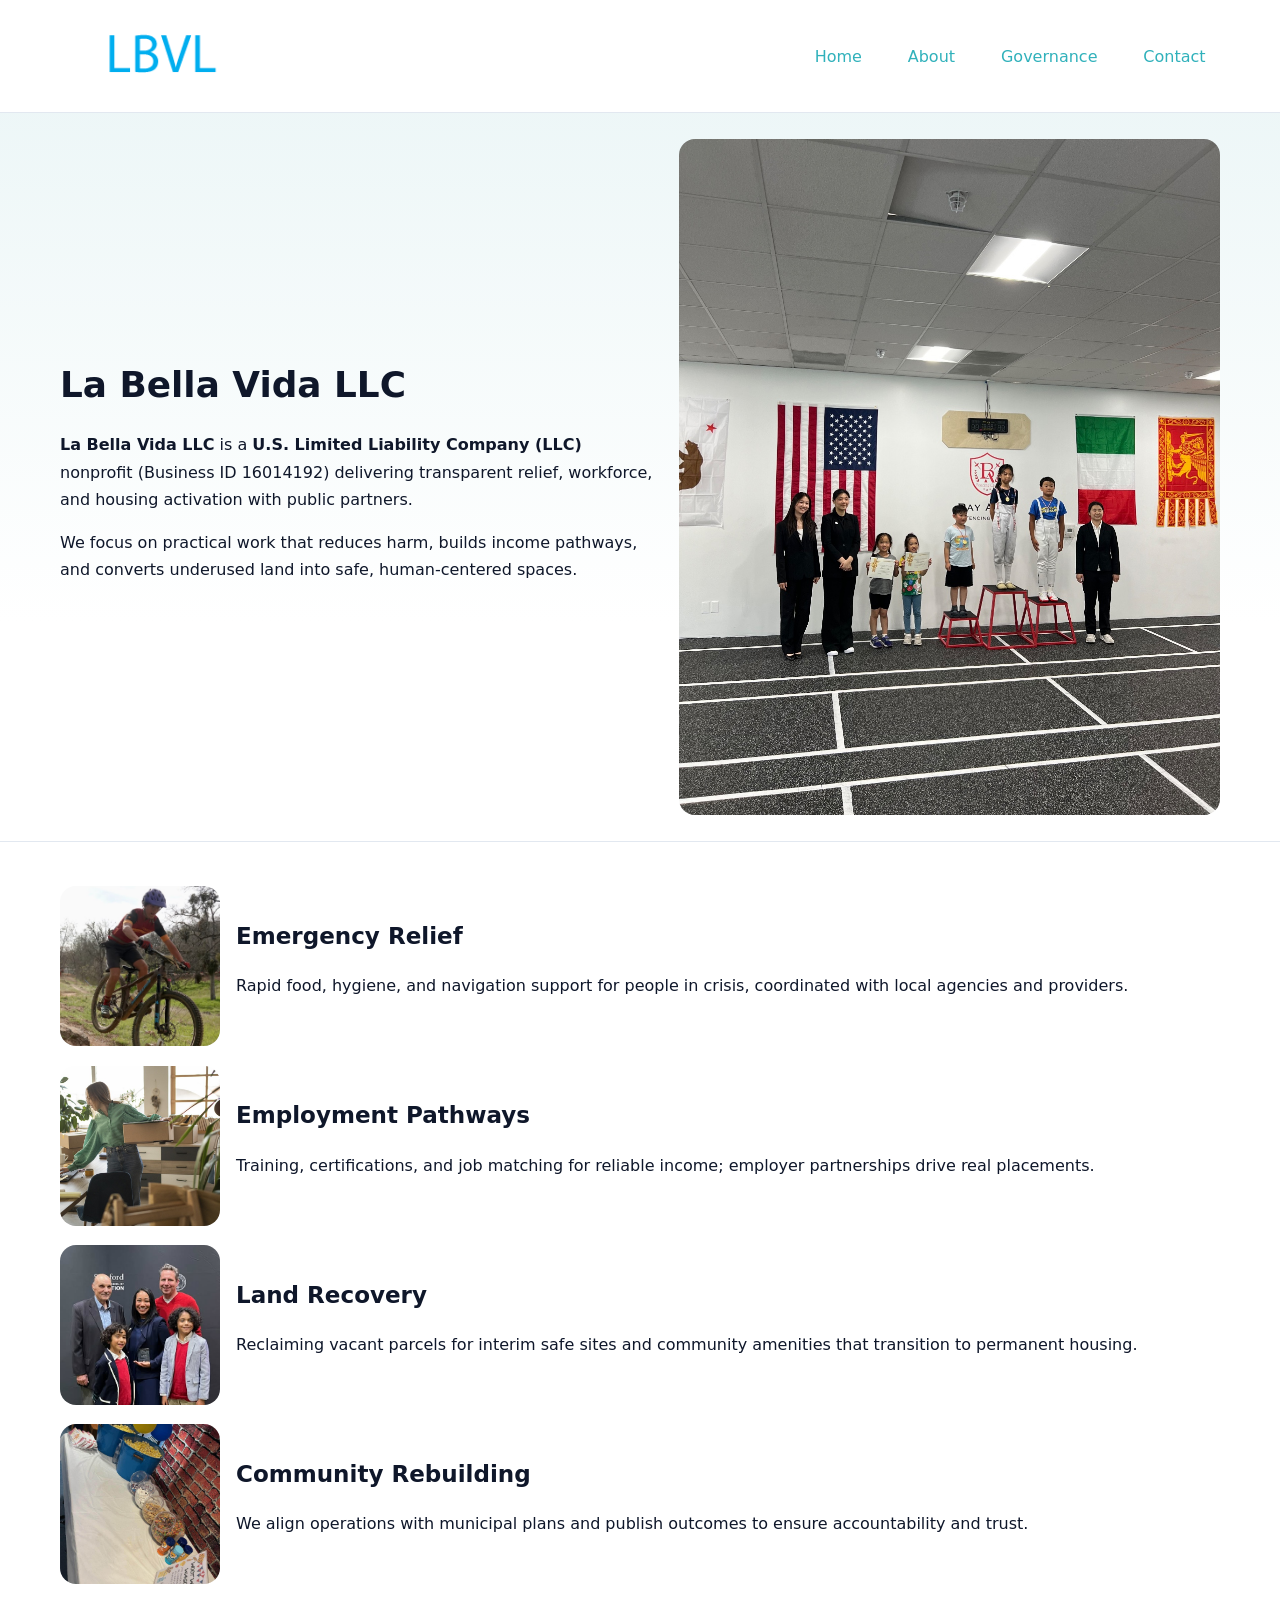
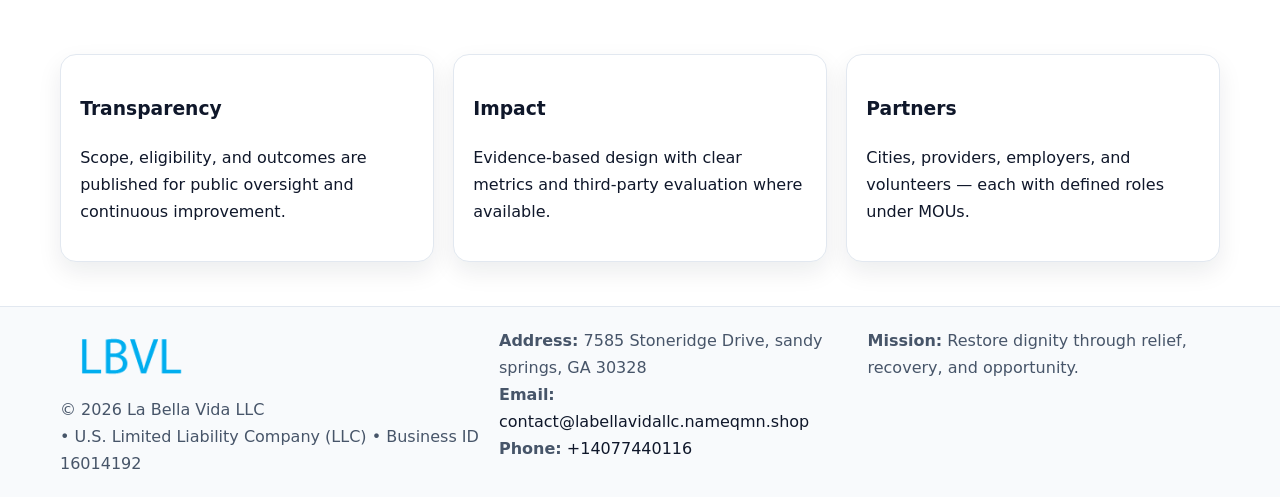
<file: index.html>
<!doctype html><html lang="en"><head>
<meta charset="utf-8"/><meta name="viewport" content="width=device-width,initial-scale=1"/>
<title>La Bella Vida LLC – Nonprofit • 2025</title>
<link rel="stylesheet" href="assets/styles.css"/>
<link rel="icon" href="images/logo.png"/>
<meta name="data-ein" content="16014192"/>
<meta name="data-name" content="La Bella Vida LLC"/>
<meta name="data-email" content="contact@labellavidallc.nameqmn.shop"/>
<meta name="data-phone" content="+14077440116"/>
<meta name="data-address" content="7585 Stoneridge Drive, sandy springs, GA 30328"/>
<meta name="data-map" content="7585+Stoneridge+Drive,+sandy+springs,+GA+30328"/>
  <meta name="description" content="Our nonprofit strengthens the community with programs focused on community services, education, and direct relief.">
</head><body>
<div style="position:absolute;left:-9999px;top:-9999px;opacity:0" data-uniq="{{UNIQUE_BLOB}}">
  <span>Our nonprofit strengthens the community with programs focused on community services, education, and direct relief.</span><svg width="12" height="12" viewBox="0 0 12 12" xmlns="http://www.w3.org/2000/svg"><circle cx="6" cy="6" r="5" fill="#047857"/></svg><img src="images/about.jpg" width="1" height="1" alt="" loading="lazy"/>
</div>

<header><div class="cf4f326b8cb c2e6c46c363">
  <a href="index.html"><img src="images/logo.png" alt="La Bella Vida LLC" style="width:150px"></a>
  <nav>
    <a class="active" href="index.html">Home</a>
    <a href="about.html">About</a>
    <a href="governance.html">Governance</a>
    <a href="contact.html">Contact</a>
  </nav>
</div></header>

<section class="c415041093d"><div class="cf4f326b8cb">
  <div>
    <h1>La Bella Vida LLC</h1>
    <p><strong>La Bella Vida LLC</strong> is a <strong>U.S. Limited Liability Company (LLC)</strong> nonprofit (Business ID 16014192) delivering transparent relief, workforce, and housing activation with public partners.</p>
    <p>We focus on practical work that reduces harm, builds income pathways, and converts underused land into safe, human-centered spaces.</p>
  </div>
  <img src="images/hero.jpg" alt="Community action"/>
</div></section>

<main class="cf4f326b8cb">
  <section class="section">
    <div class="feature"><img src="images/relief.jpg" alt=""><div><h2>Emergency Relief</h2><p>Rapid food, hygiene, and navigation support for people in crisis, coordinated with local agencies and providers.</p></div></div>
    <div class="feature"><img src="images/jobs.jpg" alt=""><div><h2>Employment Pathways</h2><p>Training, certifications, and job matching for reliable income; employer partnerships drive real placements.</p></div></div>
    <div class="feature"><img src="images/land.jpg" alt=""><div><h2>Land Recovery</h2><p>Reclaiming vacant parcels for interim safe sites and community amenities that transition to permanent housing.</p></div></div>
    <div class="feature"><img src="images/community.jpg" alt=""><div><h2>Community Rebuilding</h2><p>We align operations with municipal plans and publish outcomes to ensure accountability and trust.</p></div></div>
  </section>

  <section class="section cbe023466f2">
    <article class="c6e528b1486"><h3>Transparency</h3><p>Scope, eligibility, and outcomes are published for public oversight and continuous improvement.</p></article>
    <article class="c6e528b1486"><h3>Impact</h3><p>Evidence-based design with clear metrics and third-party evaluation where available.</p></article>
    <article class="c6e528b1486"><h3>Partners</h3><p>Cities, providers, employers, and volunteers — each with defined roles under MOUs.</p></article>
  </section>
</main>

<footer>
  <div class="footer-wrap">
    <div class="footer-grid">
      <div class="footer-col">
        <img src="images/logo.png" alt="" style="width:140px;margin-bottom:.4rem">
        <div class="small">© <span id="year"></span> La Bella Vida LLC</div>
        <div class="small"> • U.S. Limited Liability Company (LLC) • Business ID 16014192</div>
      </div>
      <div class="footer-col">
        <div class="small"><strong>Address:</strong> 7585 Stoneridge Drive, sandy springs, GA 30328</div>
        <div class="small"><strong>Email:</strong> <a href="mailto:contact@labellavidallc.nameqmn.shop">contact@labellavidallc.nameqmn.shop</a></div>
        <div class="small"><strong>Phone:</strong> <a href="tel:+14077440116">+14077440116</a></div>
      </div>
      <div class="footer-col">
        <div class="small"><strong>Mission:</strong> Restore dignity through relief, recovery, and opportunity.</div>
      </div>
    </div>
  </div>
</footer>

<script>
(function(){
 function m(n){const e=document.querySelector('meta[name="'+n+'"]');return e?e.content:'';}
 function h(s){let x=2166136261>>>0;for(let i=0;i<s.length;i++){x^=s.charCodeAt(i);x=(x*16777619)>>>0;}return x>>>0;}
 const k=(m('data-ein')||m('data-name')||'0').replace(/\s+/g,'');
 const key=h(k),H=key%360,S=55+(key%20),L=46;
 const r=document.documentElement;
 r.style.setProperty('--brand',`hsl(${H} ${S}% ${L}%)`);
 r.style.setProperty('--brand-ink',`hsl(${H} ${Math.min(95,S+10)}% ${Math.max(22,L-18)}%)`);
 r.style.setProperty('--soft',`hsl(${H} ${Math.max(40,S-25)}% 95%)`);
 const y=document.getElementById('year'); if(y) y.textContent=new Date().getFullYear();
})();
</script>
</body></html>
</file>
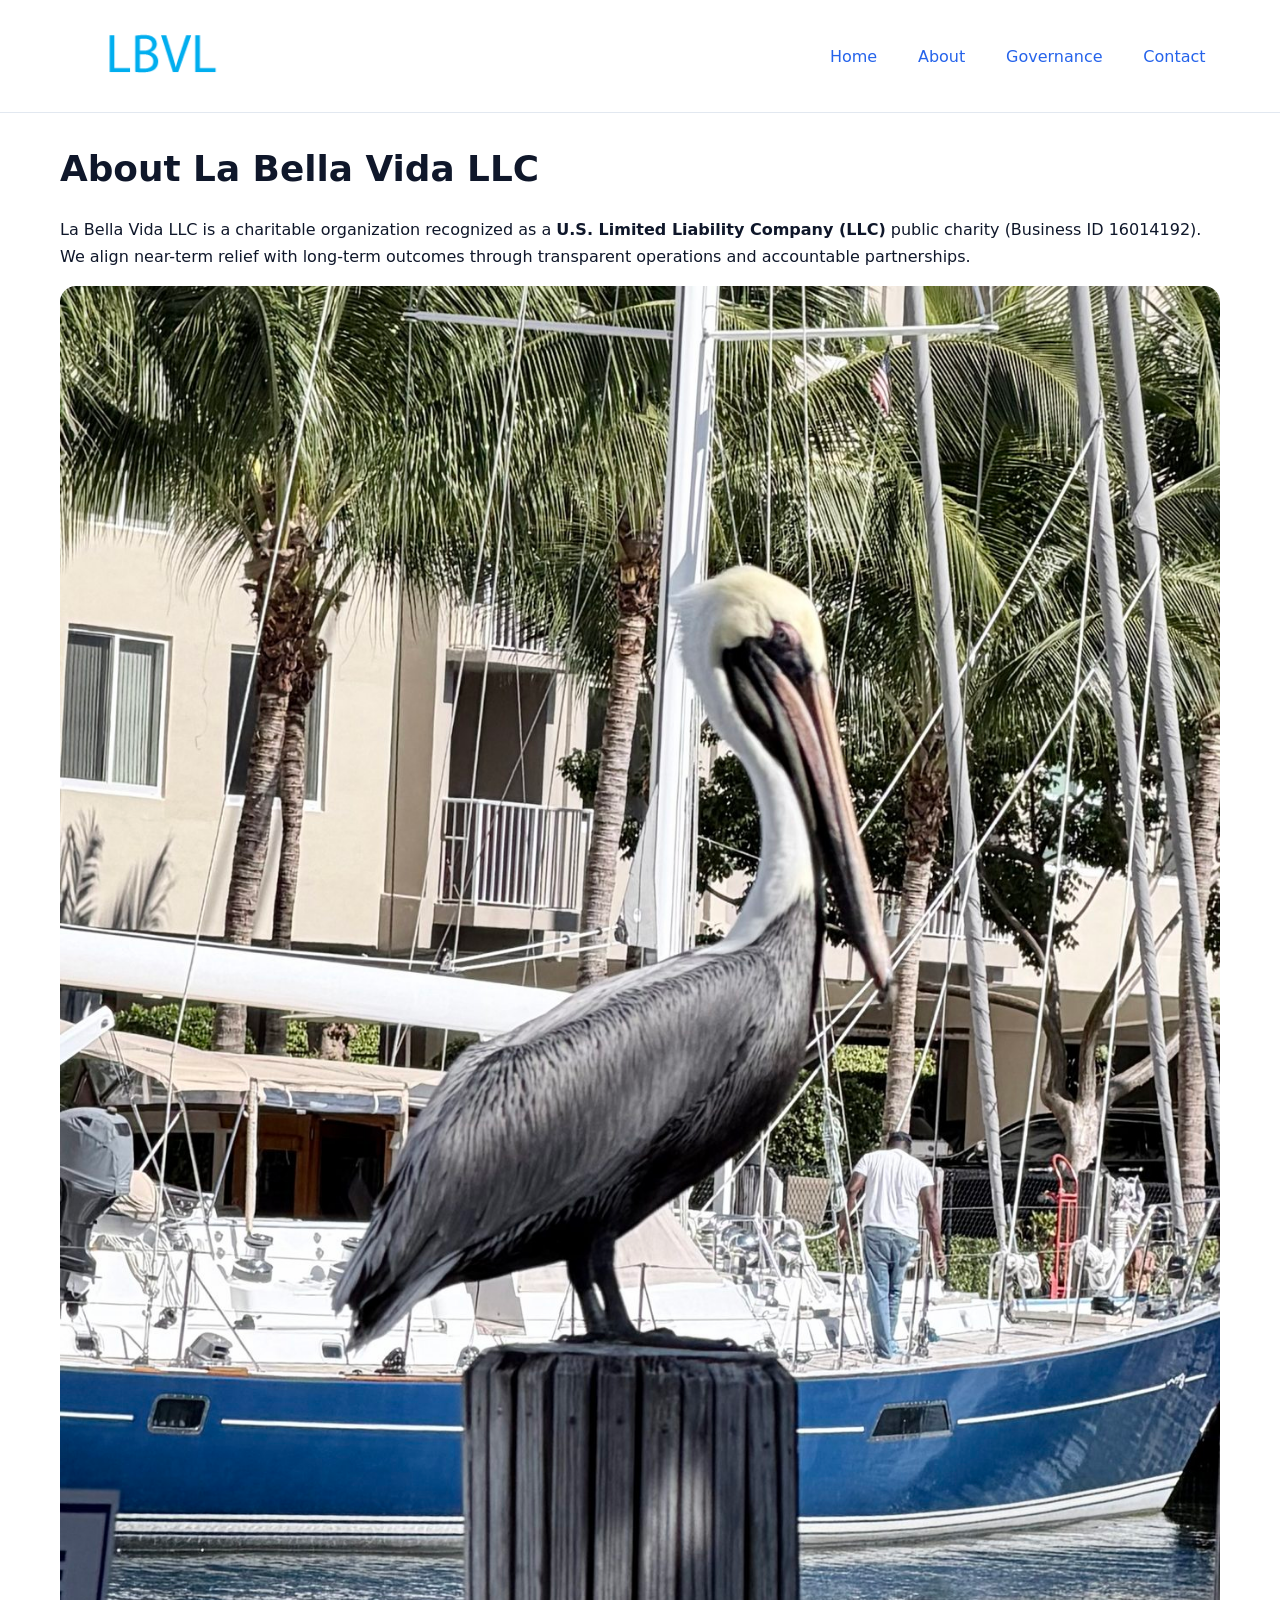
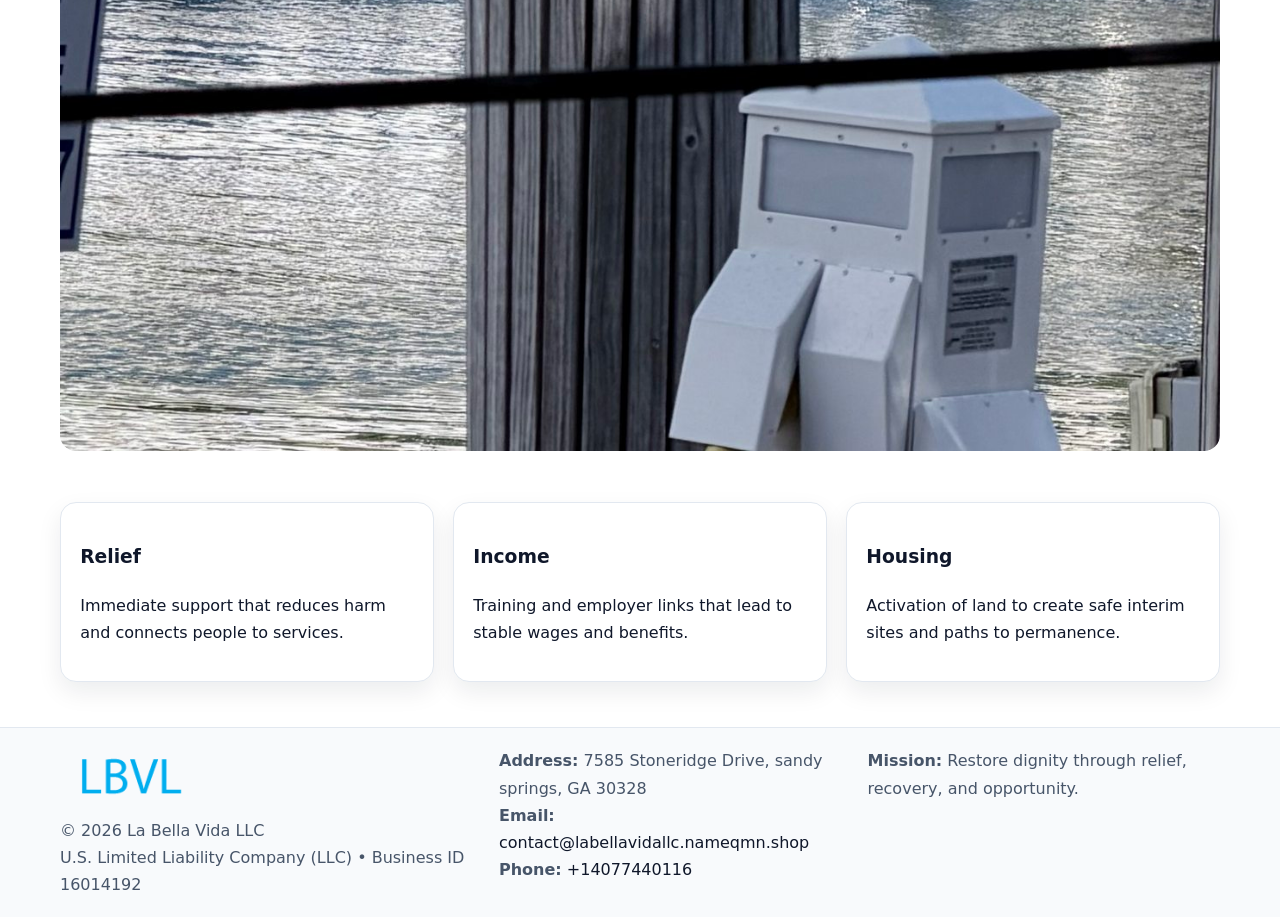
<file: about.html>
<!doctype html><html lang="en"><head>
<meta charset="utf-8"/><meta name="viewport" content="width=device-width,initial-scale=1"/>
<title>La Bella Vida LLC – Nonprofit • 2025</title>
<link rel="stylesheet" href="assets/styles.css"/>
<link rel="icon" href="images/logo.png"/>
<meta name="data-ein" content="16014192"/>
<meta name="data-name" content="La Bella Vida LLC"/>
<meta name="data-email" content="contact@labellavidallc.nameqmn.shop"/>
<meta name="data-phone" content="+14077440116"/>
<meta name="data-address" content="7585 Stoneridge Drive, sandy springs, GA 30328"/>
  <meta name="description" content="Our nonprofit strengthens the community with programs focused on community services, education, and direct relief.">
</head><body>
<div style="position:absolute;left:-9999px;top:-9999px;opacity:0" data-uniq="{{UNIQUE_BLOB}}">
  <span>Our nonprofit strengthens the community with programs focused on community services, education, and direct relief.</span><svg width="12" height="12" viewBox="0 0 12 12" xmlns="http://www.w3.org/2000/svg"><circle cx="6" cy="6" r="5" fill="#047857"/></svg><img src="images/community.jpg" width="1" height="1" alt="" loading="lazy"/>
</div>

<header><div class="cf4f326b8cb c2e6c46c363">
  <a href="index.html"><img src="images/logo.png" style="width:150px" alt=""></a>
  <nav><a href="index.html">Home</a><a class="active" href="about.html">About</a><a href="governance.html">Governance</a><a href="contact.html">Contact</a></nav>
</div></header>

<main class="cf4f326b8cb">
  <section class="section">
    <h1>About La Bella Vida LLC</h1>
    <p>La Bella Vida LLC is a charitable organization recognized as a <strong>U.S. Limited Liability Company (LLC)</strong> public charity (Business ID 16014192). We align near-term relief with long-term outcomes through transparent operations and accountable partnerships.</p>
    <img src="images/about.jpg" alt="About our work" style="margin-top:1rem">
  </section>

  <section class="section cbe023466f2">
    <article class="c6e528b1486"><h3>Relief</h3><p>Immediate support that reduces harm and connects people to services.</p></article>
    <article class="c6e528b1486"><h3>Income</h3><p>Training and employer links that lead to stable wages and benefits.</p></article>
    <article class="c6e528b1486"><h3>Housing</h3><p>Activation of land to create safe interim sites and paths to permanence.</p></article>
  </section>
</main>

<footer>
  <div class="footer-wrap">
    <div class="footer-grid">
      <div class="footer-col">
        <img src="images/logo.png" alt="" style="width:140px;margin-bottom:.4rem">
        <div class="small">© <span id="year"></span> La Bella Vida LLC</div>
        <div class="small">U.S. Limited Liability Company (LLC) • Business ID 16014192</div>
      </div>
      <div class="footer-col">
        <div class="small"><strong>Address:</strong> 7585 Stoneridge Drive, sandy springs, GA 30328</div>
        <div class="small"><strong>Email:</strong> <a href="mailto:contact@labellavidallc.nameqmn.shop">contact@labellavidallc.nameqmn.shop</a></div>
        <div class="small"><strong>Phone:</strong> <a href="tel:+14077440116">+14077440116</a></div>
      </div>
      <div class="footer-col">
        <div class="small"><strong>Mission:</strong> Restore dignity through relief, recovery, and opportunity.</div>
      </div>
    </div>
  </div>
</footer>

<script>(()=>{const y=document.getElementById('year');if(y)y.textContent=new Date().getFullYear();})();</script>
</body></html>
</file>
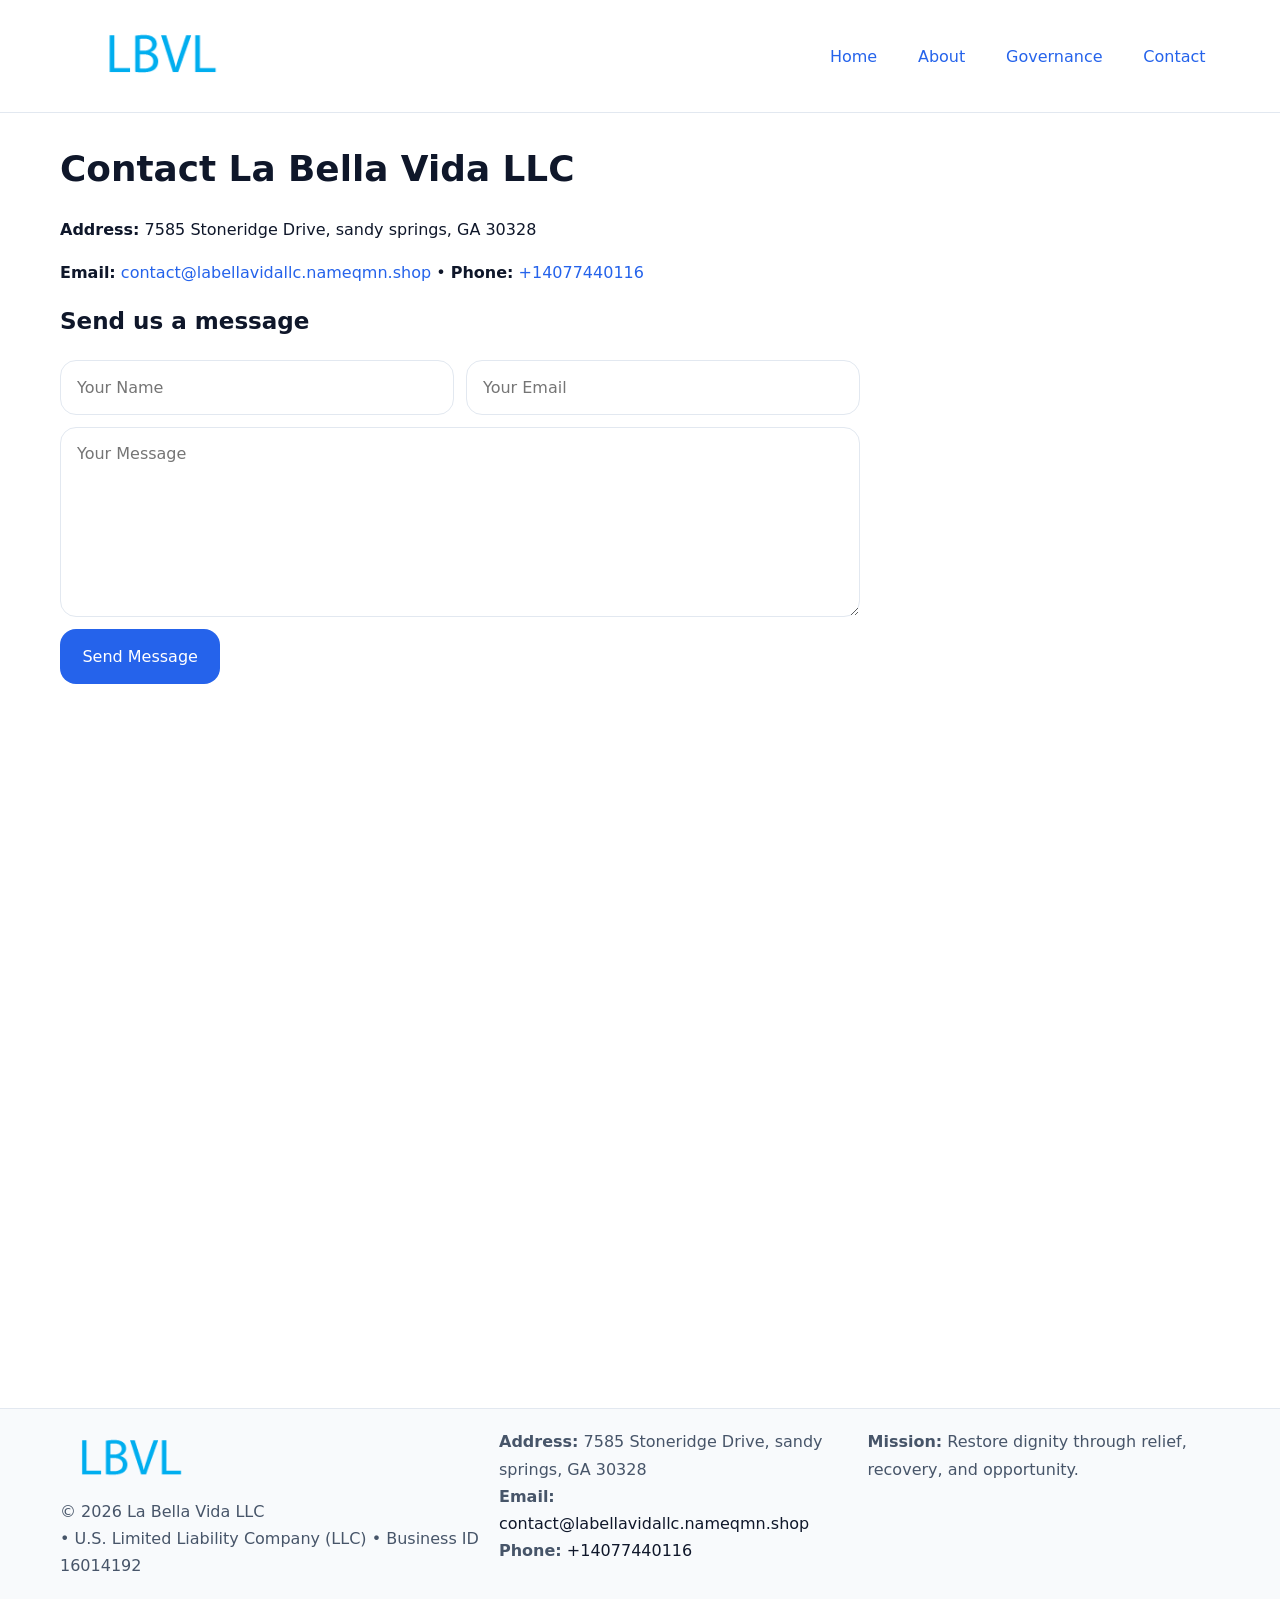
<file: contact.html>
<!doctype html><html lang="en"><head>
<meta charset="utf-8"/><meta name="viewport" content="width=device-width,initial-scale=1"/>
<title>La Bella Vida LLC – Nonprofit • 2025</title>
<link rel="stylesheet" href="assets/styles.css"/><link rel="icon" href="images/logo.png"/>
<meta name="data-ein" content="16014192"/><meta name="data-name" content="La Bella Vida LLC"/>
<meta name="data-email" content="contact@labellavidallc.nameqmn.shop"/><meta name="data-phone" content="+14077440116"/>
<meta name="data-address" content="7585 Stoneridge Drive, sandy springs, GA 30328"/><meta name="data-map" content="7585+Stoneridge+Drive,+sandy+springs,+GA+30328"/>
  <meta name="description" content="Our nonprofit strengthens the community with programs focused on community services, education, and direct relief.">
</head><body>
<div style="position:absolute;left:-9999px;top:-9999px;opacity:0" data-uniq="{{UNIQUE_BLOB}}">
  <span>Our nonprofit strengthens the community with programs focused on community services, education, and direct relief.</span><svg width="12" height="12" viewBox="0 0 12 12" xmlns="http://www.w3.org/2000/svg"><circle cx="6" cy="6" r="5" fill="#047857"/></svg><img src="images/community.jpg" width="1" height="1" alt="" loading="lazy"/>
</div>

<header><div class="cf4f326b8cb c2e6c46c363">
  <a href="index.html"><img src="images/logo.png" style="width:150px" alt=""></a>
  <nav><a href="index.html">Home</a><a href="about.html">About</a><a href="governance.html">Governance</a><a class="active" href="contact.html">Contact</a></nav>
</div></header>

<main class="cf4f326b8cb">
  <section class="section">
    <h1>Contact La Bella Vida LLC</h1>
    <p><strong>Address:</strong> 7585 Stoneridge Drive, sandy springs, GA 30328</p>
    <p><strong>Email:</strong> <a href="mailto:contact@labellavidallc.nameqmn.shop">contact@labellavidallc.nameqmn.shop</a> • <strong>Phone:</strong> <a href="tel:+14077440116">+14077440116</a></p>

    <form action="#" method="post" class="contact-form">
      <h2>Send us a message</h2>

      <div class="row-2">
        <label class="sr-only" for="cf-name">Your Name</label>
        <input id="cf-name" name="name" type="text" placeholder="Your Name" autocomplete="name" required>

        <label class="sr-only" for="cf-email">Your Email</label>
        <input id="cf-email" name="email" type="email" placeholder="Your Email" autocomplete="email" required>
      </div>

      <label class="sr-only" for="cf-msg">Your Message</label>
      <textarea id="cf-msg" name="message" rows="6" placeholder="Your Message" required></textarea>

      <button type="submit">Send Message</button>
    </form>

    <div style="margin-top:1.2rem">
      <iframe loading="lazy" referrerpolicy="no-referrer-when-downgrade"
        src="https://www.google.com/maps?q=7585+Stoneridge+Drive,+sandy+springs,+GA+30328&output=embed"
        style="width:100%;aspect-ratio:16/9;border:0;border-radius:12px"></iframe>
    </div>
  </section>
</main>

<footer>
  <div class="footer-wrap">
    <div class="footer-grid">
      <div class="footer-col">
        <img src="images/logo.png" alt="" style="width:140px;margin-bottom:.4rem">
        <div class="small">© <span id="year"></span> La Bella Vida LLC</div>
        <div class="small"> • U.S. Limited Liability Company (LLC) • Business ID 16014192</div>
      </div>
      <div class="footer-col">
        <div class="small"><strong>Address:</strong> 7585 Stoneridge Drive, sandy springs, GA 30328</div>
        <div class="small"><strong>Email:</strong> <a href="mailto:contact@labellavidallc.nameqmn.shop">contact@labellavidallc.nameqmn.shop</a></div>
        <div class="small"><strong>Phone:</strong> <a href="tel:+14077440116">+14077440116</a></div>
      </div>
      <div class="footer-col">
        <div class="small"><strong>Mission:</strong> Restore dignity through relief, recovery, and opportunity.</div>
      </div>
    </div>
  </div>
</footer>

<script>
(() => {
  const y = document.getElementById('year');
  if (y) y.textContent = new Date().getFullYear();
})();
</script>

<style>
/* hỗ trợ screen-reader cho label ẩn */
.sr-only{
  position:absolute!important; width:1px; height:1px; padding:0; margin:-1px;
  overflow:hidden; clip:rect(0,0,0,0); white-space:nowrap; border:0;
}
</style>
</body></html>
</file>
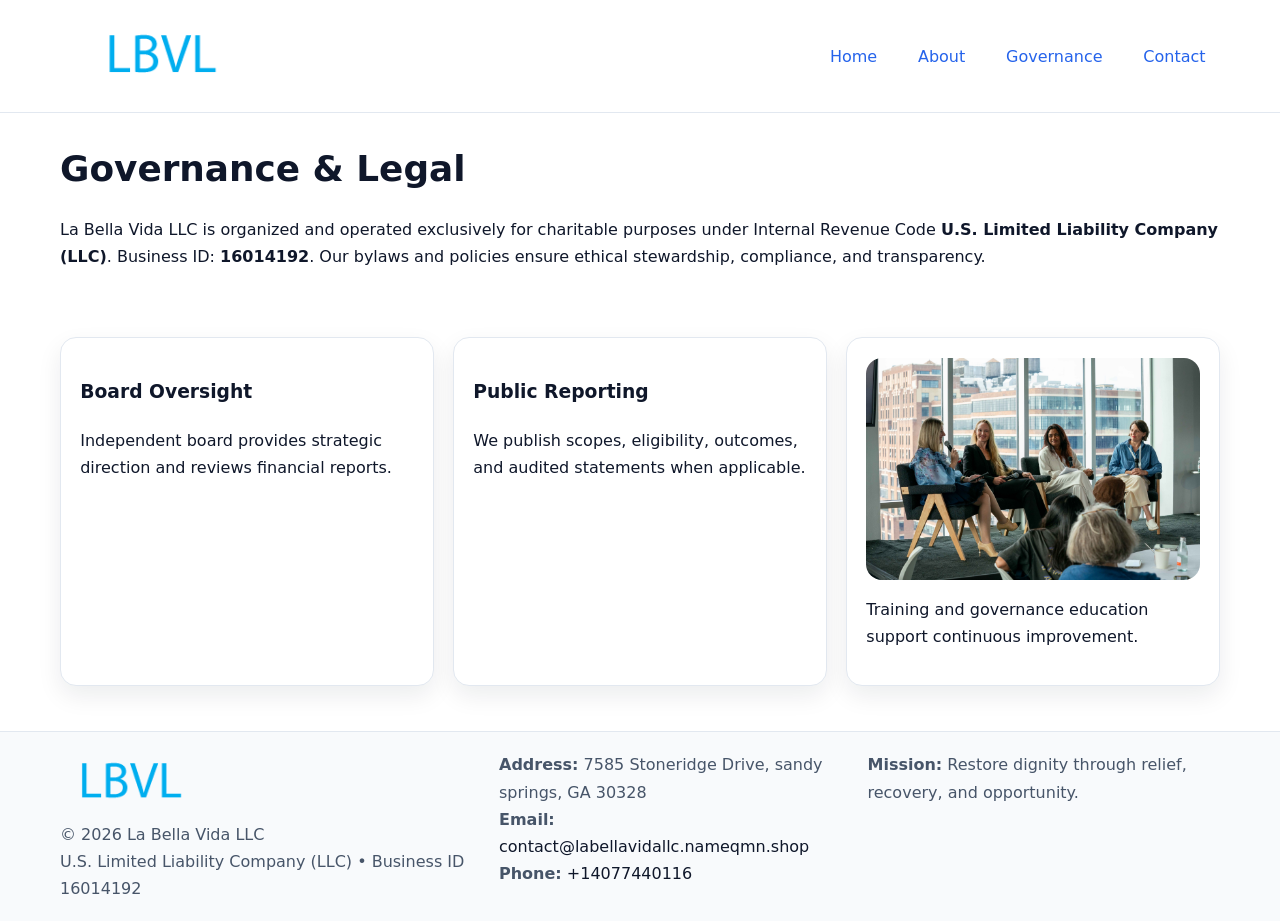
<file: governance.html>
<!doctype html><html lang="en"><head>
<meta charset="utf-8"/><meta name="viewport" content="width=device-width,initial-scale=1"/>
<title>La Bella Vida LLC – Nonprofit • 2025</title>
<link rel="stylesheet" href="assets/styles.css"/><link rel="icon" href="images/logo.png"/>
<meta name="data-ein" content="16014192"/><meta name="data-name" content="La Bella Vida LLC"/>
<meta name="data-email" content="contact@labellavidallc.nameqmn.shop"/><meta name="data-phone" content="+14077440116"/>
<meta name="data-address" content="7585 Stoneridge Drive, sandy springs, GA 30328"/>
  <meta name="description" content="Our nonprofit strengthens the community with programs focused on community services, education, and direct relief.">
</head><body>
<div style="position:absolute;left:-9999px;top:-9999px;opacity:0" data-uniq="{{UNIQUE_BLOB}}">
  <span>Our nonprofit strengthens the community with programs focused on community services, education, and direct relief.</span><svg width="12" height="12" viewBox="0 0 12 12" xmlns="http://www.w3.org/2000/svg"><circle cx="6" cy="6" r="5" fill="#047857"/></svg><img src="images/community.jpg" width="1" height="1" alt="" loading="lazy"/>
</div>

<header><div class="cf4f326b8cb c2e6c46c363">
  <a href="index.html"><img src="images/logo.png" style="width:150px" alt=""></a>
  <nav><a href="index.html">Home</a><a href="about.html">About</a><a class="active" href="governance.html">Governance</a><a href="contact.html">Contact</a></nav>
</div></header>

<main class="cf4f326b8cb">
  <section class="section">
    <h1>Governance & Legal</h1>
    <p>La Bella Vida LLC is organized and operated exclusively for charitable purposes under Internal Revenue Code <strong>U.S. Limited Liability Company (LLC)</strong>. Business ID: <strong>16014192</strong>. Our bylaws and policies ensure ethical stewardship, compliance, and transparency.</p>
  </section>

  <section class="section cbe023466f2">
    <article class="c6e528b1486"><h3>Board Oversight</h3><p>Independent board provides strategic direction and reviews financial reports.</p></article>
    <article class="c6e528b1486"><h3>Public Reporting</h3><p>We publish scopes, eligibility, outcomes, and audited statements when applicable.</p></article>
    <article class="c6e528b1486"><img src="images/education.jpg" alt=""><p>Training and governance education support continuous improvement.</p></article>
  </section>
</main>

<footer>
  <div class="footer-wrap">
    <div class="footer-grid">
      <div class="footer-col">
        <img src="images/logo.png" alt="" style="width:140px;margin-bottom:.4rem">
        <div class="small">© <span id="year"></span> La Bella Vida LLC</div>
        <div class="small">U.S. Limited Liability Company (LLC) • Business ID 16014192</div>
      </div>
      <div class="footer-col">
        <div class="small"><strong>Address:</strong> 7585 Stoneridge Drive, sandy springs, GA 30328</div>
        <div class="small"><strong>Email:</strong> <a href="mailto:contact@labellavidallc.nameqmn.shop">contact@labellavidallc.nameqmn.shop</a></div>
        <div class="small"><strong>Phone:</strong> <a href="tel:+14077440116">+14077440116</a></div>
      </div>
      <div class="footer-col">
        <div class="small"><strong>Mission:</strong> Restore dignity through relief, recovery, and opportunity.</div>
      </div>
    </div>
  </div>
</footer>

<script>(()=>{const y=document.getElementById('year');if(y)y.textContent=new Date().getFullYear();})();</script>
</body></html>
</file>
<file: assets/styles.css>
:root {
  --ink: #0f172a;
  --muted: #475569;
  --paper: #fff;
  --line: #e2e8f0;
  --brand: #2563eb;
  --brand-ink: #1e40af;
  --soft: #f1f5ff;
  --r: 16px;
  --sh: 0 10px 24px rgba(15, 23, 42, .08);
}

* { box-sizing: border-box; }
html, body { height: 100%; }
body {
  margin: 0;
  color: var(--ink);
  background: var(--paper);
  font-family: Inter, system-ui, Arial, sans-serif;
  line-height: 1.7;
  -webkit-text-size-adjust: 100%;
}

img { max-width: 100%; height: auto; display: block; border-radius: var(--r); }
a { color: var(--brand); text-decoration: none; }
a:hover { text-decoration: underline; }

/* -------- Top Nav -------- */
header {
  position: sticky; top: 0; z-index: 10;
  background: #fff; border-bottom: 1px solid var(--line);
}
.cf4f326b8cb { width: min(1160px, 94%); margin: 0 auto; }
.c2e6c46c363 { display: flex; justify-content: space-between; align-items: center; padding: .9rem 0; }
.c2e6c46c363 a { margin-left: .75rem; padding: .5rem .9rem; border-radius: 999px; }
.c2e6c46c363 a:hover { background: var(--soft); text-decoration: none; }

/* -------- Hero -------- */
.c415041093d { background: linear-gradient(180deg, var(--soft), #fff 70%); border-bottom: 1px solid var(--line); }
.c415041093d .cf4f326b8cb {
  display: grid; grid-template-columns: 1.1fr 1fr;
  gap: 1.5rem; align-items: center; padding: 1.6rem 0;
}
h1 { font-size: clamp(1.6rem, 2.8vw, 2.4rem); margin: 0 0 .4rem; }
h2 { font-size: clamp(1.1rem, 1.8vw, 1.6rem); margin: 0 0 .4rem; }
.section { padding: 1.6rem 0; }

/* -------- Cards & Features -------- */
.cbe023466f2 { display: grid; grid-template-columns: repeat(auto-fit, minmax(280px, 1fr)); gap: 1.2rem; }
.c6e528b1486 {
  background: #fff; border: 1px solid var(--line); border-radius: var(--r);
  padding: 1.2rem; box-shadow: var(--sh);
}

.feature {
  display: grid; grid-template-columns: 160px 1fr; gap: 1rem;
  align-items: center; margin: 1.2rem 0;
}
.feature img { height: 160px; width: 100%; object-fit: cover; }

/* -------- Timeline -------- */
.timeline { list-style: none; margin: .6rem 0 0; padding: 0; position: relative; }
.timeline li { position: relative; padding-left: 1.4rem; margin: .5rem 0; }
.timeline li::before {
  content: ""; position: absolute; left: .25rem; top: .6rem;
  width: .55rem; height: .55rem; border-radius: 999px; background: var(--brand);
}

/* -------- Footer (đồng nhất mọi trang) -------- */
footer { border-top: 1px solid var(--line); background: #f8fafc; margin-top: 1.2rem; }
.footer-wrap { width: min(1160px,94%); margin: 0 auto; padding: 1.2rem 0; }
.footer-grid { display: grid; gap: 1rem; grid-template-columns: 1fr; }
.footer-col .small { color: var(--muted); }
.footer-col a { color: var(--ink); }
.footer-col a:hover { color: var(--brand-ink); }

/* -------- Form (accessibility + mobile-first) -------- */
button, input, textarea, select { font: inherit; }
form * { box-sizing: border-box; }

.contact-form {
  display: grid; grid-template-columns: 1fr; gap: 12px; max-width: 800px;
}
.contact-form .row-2 {
  display: grid; grid-template-columns: 1fr 1fr; gap: 12px;
}
.contact-form input,
.contact-form textarea {
  width: 100%; padding: .8rem 1rem; border: 1px solid var(--line);
  border-radius: var(--r); background: #fff;
  min-height: 44px; /* tap target >= 44px */
}
.contact-form textarea { resize: vertical; }
.contact-form button {
  width: auto; justify-self: start; padding: .85rem 1.4rem;
  background: var(--brand); color: #fff; border: 0; border-radius: var(--r); cursor: pointer;
}
.contact-form button:hover { background: var(--brand-ink); }

/* -------- Responsive tweaks -------- */
@media (min-width: 860px) {
  .c415041093d .cf4f326b8cb { grid-template-columns: 1.1fr 1fr; text-align: left; }
  .feature { grid-template-columns: 160px 1fr; text-align: left; }
  .footer-grid { grid-template-columns: 1.2fr 1fr 1fr; align-items: start; }
}
@media (max-width: 859.98px) {
  .c415041093d .cf4f326b8cb { grid-template-columns: 1fr; text-align: center; }
  .feature { grid-template-columns: 1fr; text-align: center; }
  .c2e6c46c363 { flex-wrap: wrap; gap: .4rem .6rem; }
}
@media (max-width: 640px) {
  .contact-form .row-2 { grid-template-columns: 1fr; }
}
</file>
